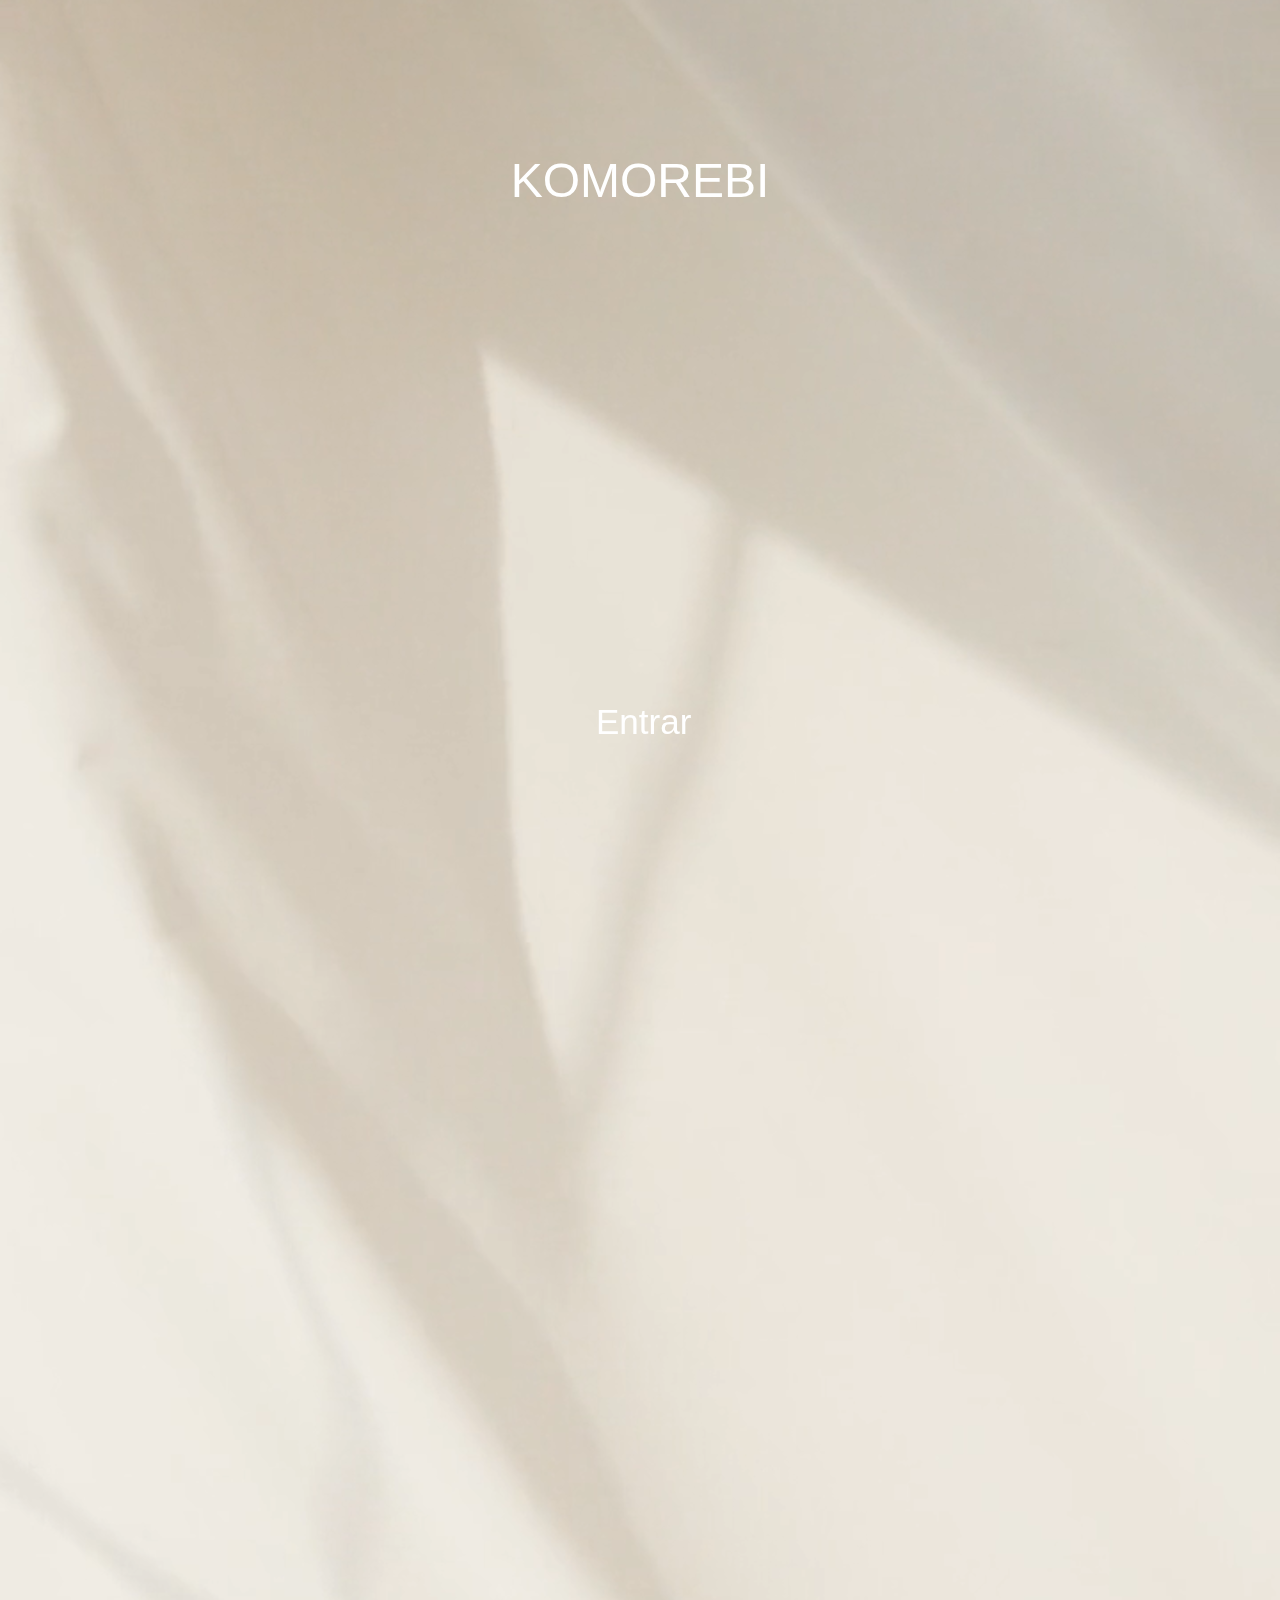
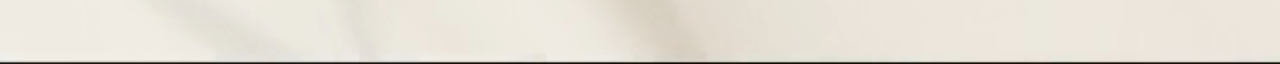
<file: index.html>
<!DOCTYPE html>
<html lang="en">

<head>
    <meta charset="UTF-8">
    <meta http-equiv="X-UA-Compatible" content="IE=edge">
    <meta name="viewport" content="width=device-width, initial-scale=1.0">
    <title>KOMOREBI | Yolanda López</title>
    <link rel="stylesheet" href="css/main.css">
</head>

<body>
        <div class="container">
            <video id="video-intro" class="video-intro" autoplay loop muted playsinline="true">
                <source src="assets/video-intro-v.mp4" type="video/mp4"/>
               
            </video>
            <span class="rotulo-index" >KOMOREBI</span>
            <a href="/pages/home.html" class="btn-container">
                <button class="boton-inicio">
                    Entrar
                </button>
            </a>
        </div>
    

</body>

</html>
</file>
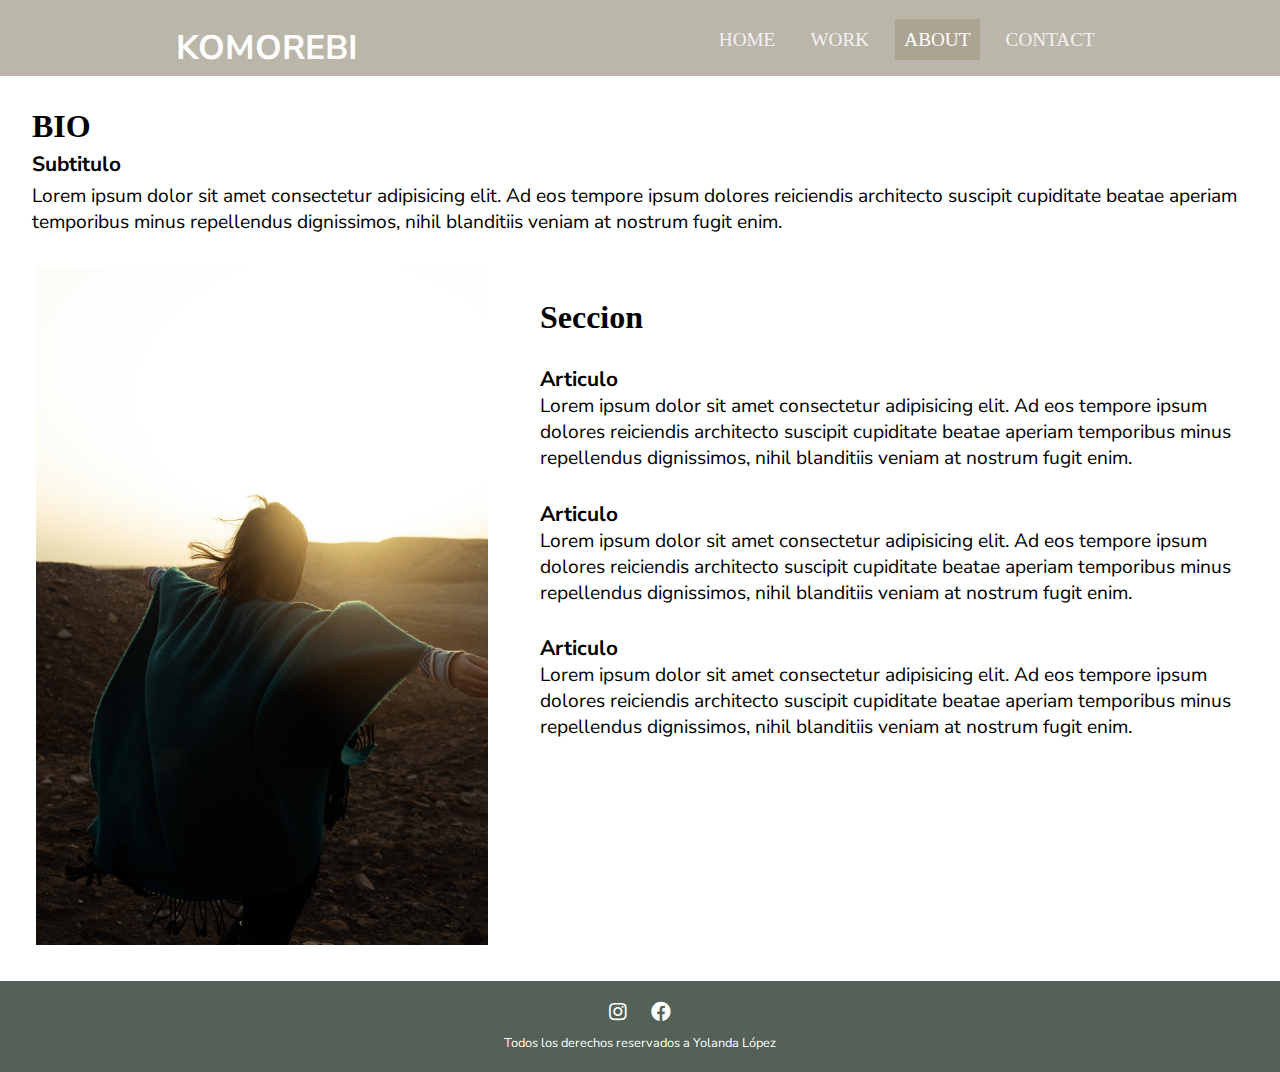
<file: pages/Biografia.html>
<!DOCTYPE html>
<html lang="en">

<head>
    <meta charset="UTF-8">
    <meta http-equiv="X-UA-Compatible" content="IE=edge">
    <meta name="viewport" content="width=device-width, initial-scale=1.0">
    <title>Komorebi | BIO</title>

    <link rel="preconnect" href="https://fonts.googleapis.com">
    <link rel="preconnect" href="https://fonts.gstatic.com" crossorigin>
    <link
        href="https://fonts.googleapis.com/css2?family=Nunito+Sans:wght@200&family=Tsukimi+Rounded:wght@300&display=swap"
        rel="stylesheet">

    <link rel="stylesheet" href="https://cdnjs.cloudflare.com/ajax/libs/font-awesome/5.15.3/css/all.min.css">
    <link rel="stylesheet" href="../css/main.css">
</head>

<body>

    <nav class="nav-container">
        <div class="nav-logo">
            <a href="home.html">
                <h1>KOMOREBI</h1>
            </a>
        </div>
        <div class="navlinks">
            <a href="home.html">HOME</a>
            <a href="portafolio.html">WORK</a>
            <a href="biografia.html" class="active">ABOUT</a>
            <a href="contacto.html">CONTACT</a>
        </div>
        <div class="social-icons">
            <a class="white" href="https://www.instagram.com/"><i class="fab fa-instagram"></i></a>
            <a class="white" href="https://www.facebook.com/"><i class="fab fa-facebook"></i></a>
        </div>
    </nav>

    <main>
        <section class="container-tex1">
            <h2>BIO</h2>
            <h4>Subtitulo</h4>
            <p>
                Lorem ipsum dolor sit amet consectetur adipisicing elit. Ad eos tempore ipsum dolores reiciendis
                architecto suscipit cupiditate beatae aperiam temporibus minus repellendus dignissimos, nihil blanditiis
                veniam at nostrum fugit enim.
            </p>
        </section>
        <section class="container-flex-bio">
            <div class="bio-img">
                <img src="../assets/imagenes/pexels-khezez.jpg"
                    alt="Foto de khezez. Mujer de espaldas en puesta de sol">
            </div>
            <div class="container-tex1 scroll">
                <h2 class="mb1">Seccion</h2>
                <article class="mb1">
                    <h4>Articulo</h4>
                    <p>
                        Lorem ipsum dolor sit amet consectetur adipisicing elit. Ad eos tempore ipsum dolores reiciendis
                        architecto suscipit cupiditate beatae aperiam temporibus minus repellendus dignissimos, nihil
                        blanditiis
                        veniam at nostrum fugit enim.
                    </p>
                </article>
                <article class="mb1">
                <h4>Articulo</h4>
                <p>
                    Lorem ipsum dolor sit amet consectetur adipisicing elit. Ad eos tempore ipsum dolores reiciendis
                    architecto suscipit cupiditate beatae aperiam temporibus minus repellendus dignissimos, nihil
                    blanditiis
                    veniam at nostrum fugit enim.
                </p>
                </article >
                <article class="mb1">
                <h4>Articulo</h4>
                <p>
                    Lorem ipsum dolor sit amet consectetur adipisicing elit. Ad eos tempore ipsum dolores reiciendis
                    architecto suscipit cupiditate beatae aperiam temporibus minus repellendus dignissimos, nihil
                    blanditiis
                    veniam at nostrum fugit enim.
                </p>
                </article>
            </div>
        </section>
        <section>

        </section>



    </main>
    <footer class="footer white">
        <div class="container-footer">
            <div class="social-icons">
                <a class="white" href="https://www.instagram.com/"><i class="fab fa-instagram"></i></a>
                <a class="white" href="https://www.facebook.com/"><i class="fab fa-facebook"></i></a>
            </div>
            <p class="rights">Todos los derechos reservados a Yolanda López</p>
        </div>
    </footer>
</body>

</html>
</file>
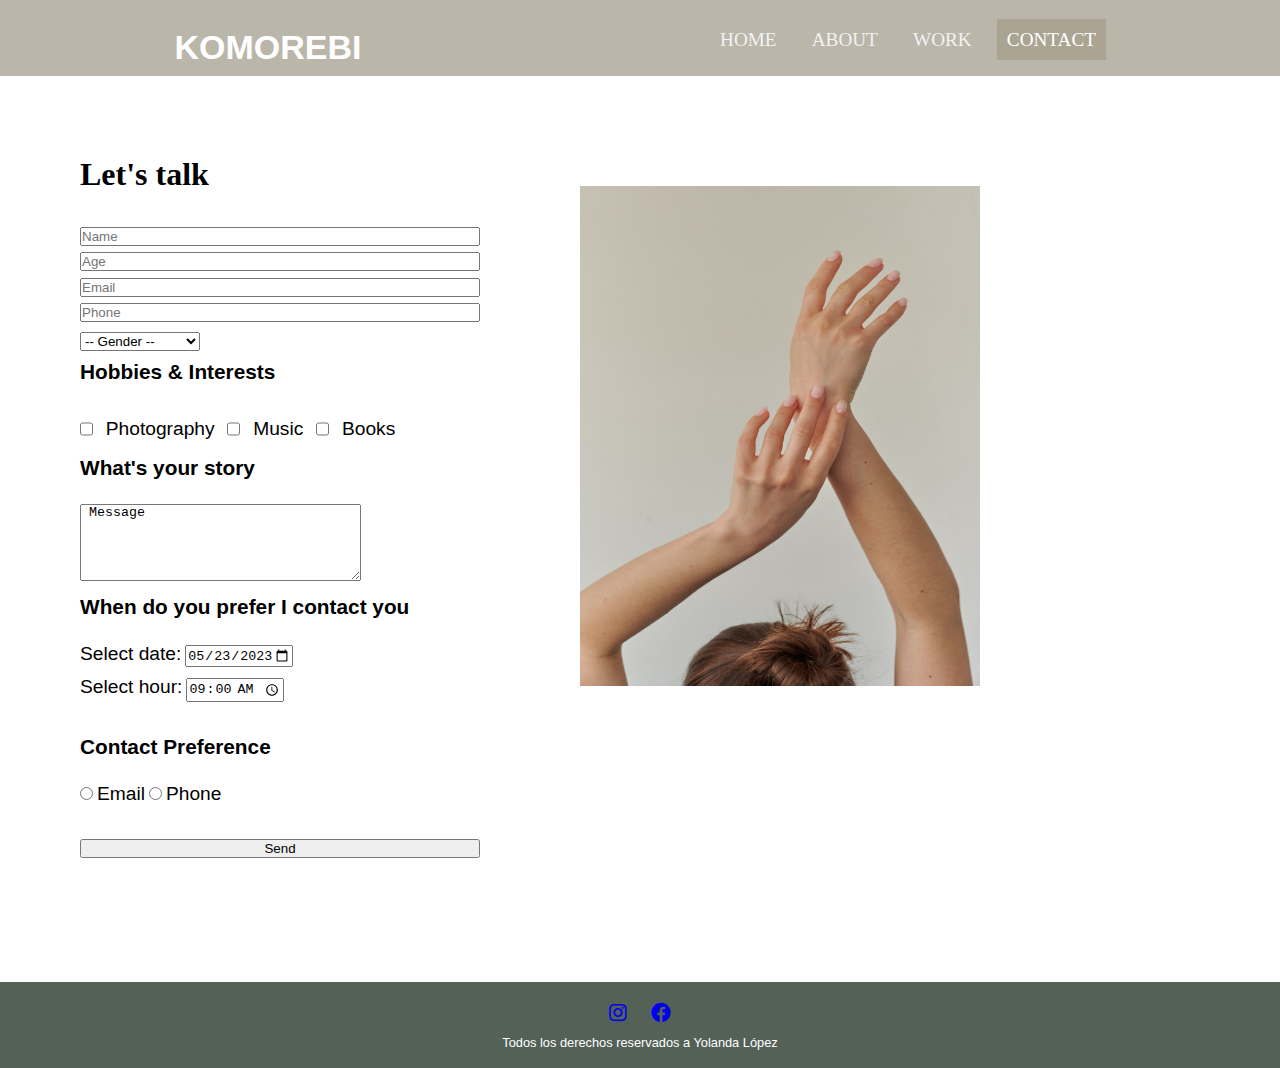
<file: pages/contacto.html>
<!DOCTYPE html>
<html lang="en">

<head>
  <meta charset="UTF-8" />
  <meta http-equiv="X-UA-Compatible" content="IE=edge" />
  <meta name="viewport" content="width=device-width, initial-scale=1.0" />
  <title>Contacto</title>
  <link rel="stylesheet" href="https://cdnjs.cloudflare.com/ajax/libs/font-awesome/5.15.3/css/all.min.css">
  <link rel="stylesheet" href="../css/main.css">
</head>

<body>

  <header>
  </header>

  <nav class="nav-container">
    <div class="nav-logo">
      <a href="contacto.html"><h1>KOMOREBI</h1></a>  
  </div>
    <div class="navlinks">
      <a href="home.html">HOME</a>
      <a href="biografia.html">ABOUT</a>
      <a href="portafolio.html">WORK</a>
      <a href="contacto.html" class="active">CONTACT</a>
    </div>
    <div class="social-icons">
      <a class="dark" href="https://www.instagram.com/"><i class="fab fa-instagram"></i></a>
      <a class="dark" href="https://www.facebook.com/"><i class="fab fa-facebook"></i></a>
    </div>
  </nav>

  <main>


    <div class="container-contact">

      <form class="my-form" action="" method="post">
        <legend>
          <h2 class="mb1">Let's talk</h2>
        </legend>


        <div class="campos-column">
          <input type="text" name="name" id="name" placeholder="Name" />
          <input type="number" name="age" id="age" placeholder="Age" />
          <input type="email" name="email" id="email" placeholder="Email" />
          <input type="tel" name="tel" id="tel" placeholder="Phone" />
        </div>

        <div class="gender-container">
          <select>
            <option selected disabled>-- Gender --</option>
            <option>Male</option>
            <option>Female</option>
            <option>Other</option>
            <option>Prefer not to say</option>
          </select>
        </div>

        <h4 class="mb1">Hobbies & Interests</h4>
        <div class="campos-row">
          <input type="checkbox" name="Photography" id="Photography" />
          <label for="Photography">Photography</label>
          <input type="checkbox" name="Music" id="Music" />
          <label for="Music">Music</label>
          <input type="checkbox" name="Books" id="Books" />
          <label for="Books">Books</label>
        </div>
        <div>
          <h4 class="mb1">What's your story</h4>
          <textarea id="aboutYou" name="aboutYou" rows="5" cols="33"> Message </textarea>
        </div>

        <div>
          <h4 class="mb1">When do you prefer I contact you</h4>
          <label for="fecha">Select date:</label>
          <input type="date" id="date" name="date" value="2023-05-23" min="2022-01-01" max="2025-12-31" />
        </div>
        <div class="mb1">
          <label for="hora">Select hour:</label>
          <input type="time" id="time" name="time" value="09:00" />
        </div>
        <div class="mb1">
          <h4 class="mb1">Contact Preference</h4>
          <input type="radio" id="contact" name="contact" value="email" />
          <label for="contact">Email</label>

          <input type="radio" id="contact" name="contact" value="Phone" />
          <label for="contact">Phone</label>
        </div>
        <input class="mb1" type="submit" value="Send" />
      </form>
      <div class="container-links">
        <img class='img-form' src="../assets/pexels-Foto de Daria Liudnaya -8187500.jpg"
          alt="imagen de manos de mujer. Foto de Daria Liudnaya" />

        <!-- <ul>
            <li><a href="home.html" target="_self">Home</a></li>
            <li><a href="biografia.html" target="_self">Bio</a></li>
            <li><a href="portafolio.html" target="_self">Work</a></li>
            <li><a href="#top" id="btn" class="btnContact">Contact</button></li>
          </ul> -->
      </div>
    </div>


  </main>
  <footer class="footer dark">
    <div class="container-footer">
      <div class="social-icons">
        <a class="dark" href="https://www.instagram.com/"><i class="fab fa-instagram"></i></a>
        <a class="dark" href="https://www.facebook.com/"><i class="fab fa-facebook"></i></a>
      </div>
      <p class="rights">Todos los derechos reservados a Yolanda López</p>
    </div>
  </footer>
</body>

</html>
</file>
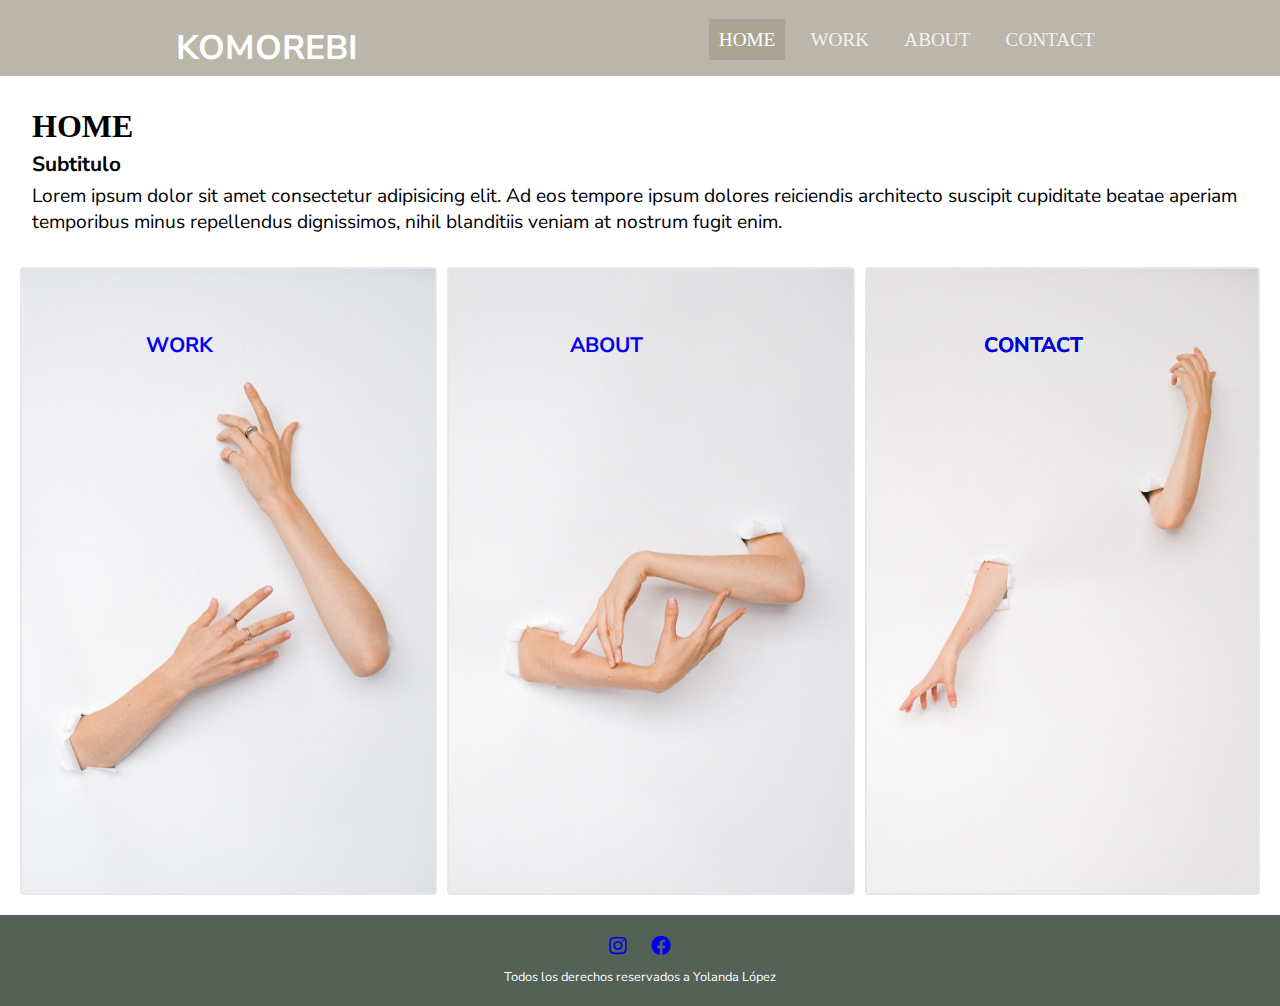
<file: pages/home.html>
<!DOCTYPE html>
<html lang="en">

<head>
    <meta charset="UTF-8">
    <meta http-equiv="X-UA-Compatible" content="IE=edge">
    <meta name="viewport" content="width=device-width, initial-scale=1.0">
    <title>Komorebi | HOME</title>

    <link rel="preconnect" href="https://fonts.googleapis.com">
    <link rel="preconnect" href="https://fonts.gstatic.com" crossorigin>
    <link
        href="https://fonts.googleapis.com/css2?family=Nunito+Sans:wght@200&family=Tsukimi+Rounded:wght@300&display=swap"
        rel="stylesheet">

    <link rel="stylesheet" href="https://cdnjs.cloudflare.com/ajax/libs/font-awesome/5.15.3/css/all.min.css">
    <link rel="stylesheet" href="../css/main.css">
</head>

<body>

    <nav class="nav-container">
        <div class="nav-logo">
            <a href="home.html">
                <h1>KOMOREBI</h1>
            </a>
        </div>
        <div class="navlinks">
            <a href="home.html" class="active">HOME</a>
            <a href="portafolio.html">WORK</a>
            <a href="biografia.html">ABOUT</a>
            <a href="contacto.html">CONTACT</a>
        </div>
        <div class="social-icons">
            <a class="dark" href="https://www.instagram.com/"><i class="fab fa-instagram"></i></a>
            <a class="dark" href="https://www.facebook.com/"><i class="fab fa-facebook"></i></a>
        </div>
    </nav>

    <main>
        <section class="container-tex1">
            <h2>HOME</h2>
            <h4>Subtitulo</h4>
            <p>
                Lorem ipsum dolor sit amet consectetur adipisicing elit. Ad eos tempore ipsum dolores reiciendis
                architecto suscipit cupiditate beatae aperiam temporibus minus repellendus dignissimos, nihil blanditiis
                veniam at nostrum fugit enim.
            </p>
        </section>


        <section class="container-cards">
            <div class="card">

                <a href="portafolio.html">
                    <h4 class="dark">WORK</h4><img src="../assets/anna-shvets-work.jpg"
                        alt="foro de anna-shvets. Brazos sobre fondo blanco ">
                </a>
            </div>
            <div class="card">

                <a href="biografia.html">
                    <h4 class="dark">ABOUT</h4><img src="../assets/anna-shvets-about.jpg"
                        alt="foro de anna-shvets. Brazos sobre fondo blanco ">
                </a>
            </div>
            <div class="card">
                <h4>CONTACT</h4>
                <a href="contacto.html">
                    <h4 class="dark">CONTACT</h4><img id="img-contact" src="../assets/anna-shvets-contact.jpg"
                        alt="foro de anna-shvets. Brazos sobre fondo blanco ">
                </a>
            </div>
        </section>

    </main>

    <footer class="footer dark">
        <div class="container-footer">
            <div class="social-icons">
                <a class="dark" href="https://www.instagram.com/"><i class="fab fa-instagram"></i></a>
                <a class="dark" href="https://www.facebook.com/"><i class="fab fa-facebook"></i></a>
            </div>
            <p class="rights">Todos los derechos reservados a Yolanda López</p>
        </div>
    </footer>
</body>

</html>
</file>
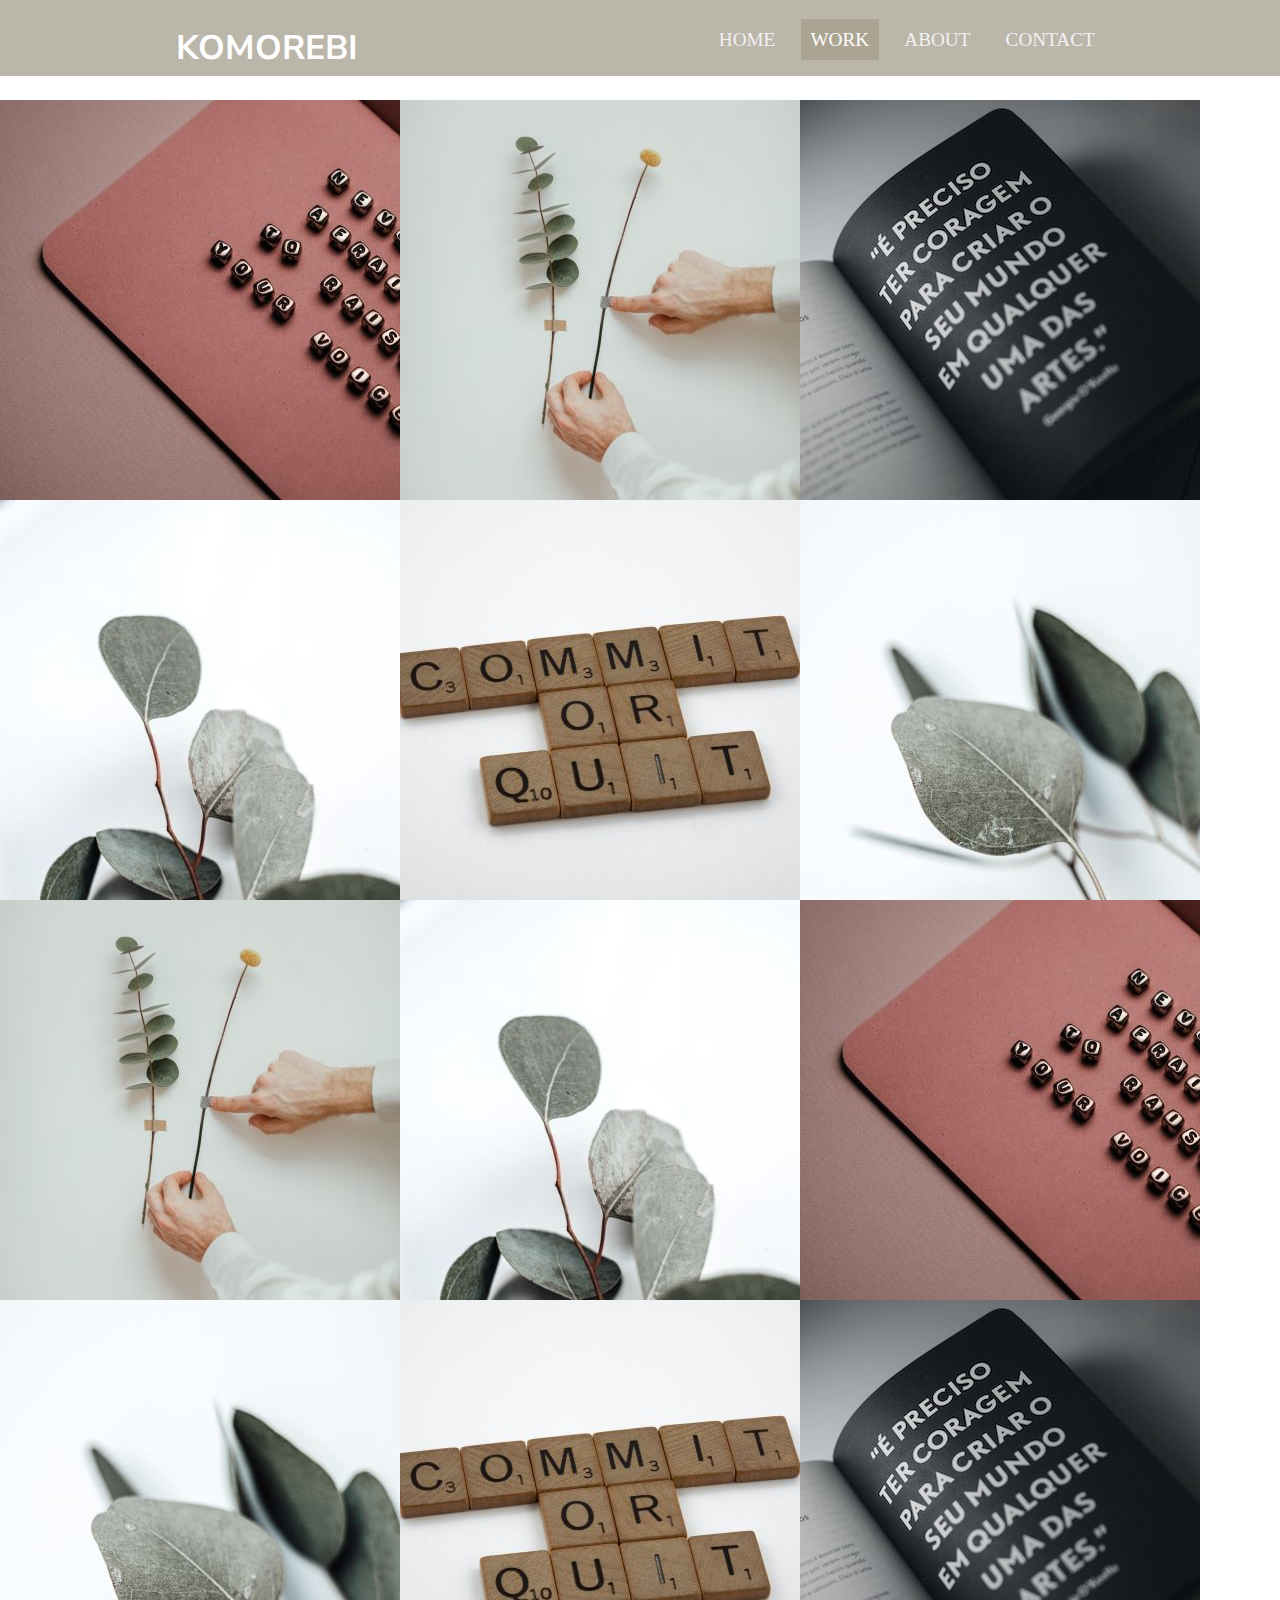
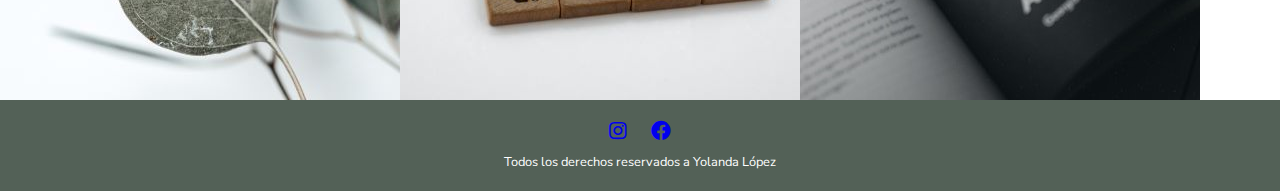
<file: pages/Portafolio.html>
<!DOCTYPE html>
<html lang="en">

<head>
    <meta charset="UTF-8">
    <meta http-equiv="X-UA-Compatible" content="IE=edge">
    <meta name="viewport" content="width=device-width, initial-scale=1.0">
    <title>Komorebi | WORK</title>

    <link rel="preconnect" href="https://fonts.googleapis.com">
    <link rel="preconnect" href="https://fonts.gstatic.com" crossorigin>
    <link
        href="https://fonts.googleapis.com/css2?family=Nunito+Sans:wght@200&family=Tsukimi+Rounded:wght@300&display=swap"
        rel="stylesheet">

    <link rel="stylesheet" href="https://cdnjs.cloudflare.com/ajax/libs/font-awesome/5.15.3/css/all.min.css">
    <link rel="stylesheet" href="../css/main.css">
</head>

<body>

    <nav class="nav-container">
        <div class="nav-logo">
            <a href="home.html">
                <h1>KOMOREBI</h1>
            </a>
        </div>
        <div class="navlinks">
            <a href="home.html">HOME</a>
            <a href="portafolio.html" class="active">WORK</a>
            <a href="biografia.html">ABOUT</a>
            <a href="contacto.html">CONTACT</a>
        </div>
        <div class="social-icons">
            <a class="dark" href="https://www.instagram.com/"><i class="fab fa-instagram"></i></a>
            <a class="dark" href="https://www.facebook.com/"><i class="fab fa-facebook"></i></a>
        </div>
    </nav>

    <section>
        <div class="container-gallery">
            <img src="../assets/square/01.jpg" alt="">
            <img src="../assets/square/05.jpg" alt="">
            <img src="../assets/square/03.jpg" alt="">
            <img src="../assets/square/04.jpg" alt="">
            <img src="../assets/square/02.jpg" alt="">
            <img src="../assets/square/06.jpg" alt="">
            <img src="../assets/square/05.jpg" alt="">
            <img src="../assets/square/04.jpg" alt="">
            <img src="../assets/square/01.jpg" alt="">
            <img src="../assets/square/06.jpg" alt="">
            <img src="../assets/square/02.jpg" alt="">
            <img src="../assets/square/03.jpg" alt="">

        </div>
    </section>

    <footer class="footer dark">
        <div class="container-footer">
            <div class="social-icons">
                <a class="dark" href="https://www.instagram.com/"><i class="fab fa-instagram"></i></a>
                <a class="dark" href="https://www.facebook.com/"><i class="fab fa-facebook"></i></a>
            </div>
            <p class="rights">Todos los derechos reservados a Yolanda López</p>
        </div>
    </footer>
</body>

</html>
</file>
<file: css/main.css>
* {
    margin: 0;
    padding: 0;
    box-sizing: border-box;
}

/* FONTS GOOGLE ----------
font-family: 'Nunito Sans', sans-serif;
font-family: 'Source Serif Pro', serif;
----------------------- */

/* VARIABLES  */
:root {
    --white-color: #ffffff;
    --beige-color: #bbb6aa;
}


/* GENERAL ------------------------*/

.white {
    color: var(--white-color);
}

a {
    cursor: zoom-pointer;

}

h1 {
    font-family: 'Nunito Sans', sans-serif;
}

h2 {
    font-size: 2rem;
    font-family: 'Source Serif Pro', serif;
}

h4 {
    font-size: 1.3rem;
    font-family: 'Nunito Sans', sans-serif;
}

p,
label {
    font-size: 1.2rem;
    font-family: 'Nunito Sans', sans-serif;
}

.desvanecer:hover {
    opacity: 0.3;
    -webkit-transition: opacity 500ms;
    -moz-transition: opacity 500ms;
    -o-transition: opacity 500ms;
    -ms-transition: opacity 500ms;
    transition: opacity 500ms;
}

.mb1 {
    margin-bottom: 1.5rem;
}

.mb0 {
    margin-bottom: 0.8rem;
}


/* INDEX VIDEO INTRO  ------------ */
.container {
    position: relative;
    height: 100vh;
    width: 100%;
}

.video-intro {
    position: absolute;
    top: 50%;
    left: 50%;
    transform: translate(-50%, -50%);
    z-index: -1;
    width: 100%;
}

.rotulo-index {
    font-family: 'Nunito Sans', sans-serif;
    font-size: 3rem;
    color: var(--white-color);
    text-align: center;
    position: absolute;
    top: 20%;
    left: 50%;
    transform: translate(-50%, -50%);
}

.rotulo-sub {
    font-family: 'Source Serif Pro', serif;
    font-size: 1rem;
    color: var(--white-color);
    text-align: center;
    position: absolute;
    top: 26%;
    left: 50%;
    transform: translate(-50%, -50%);
}

.btn-container {
    text-align: center;
    position: sticky;
    top: 80%;
    left: 35%;
}

/* NAV ------------------------*/


.nav-container {
    display: flex;
    flex-direction: column;
    align-items: center;
    padding-top: 1.2rem;
    overflow: hidden;
    justify-content: space-around;
    color: var(--white-color);
    background-color: var(--beige-color);
    margin-bottom: 1.5rem;
    position: -webkit-sticky;
    position: sticky;
    top: 0px;
    z-index: 999;
}

.nav-logo a {
    
    color: var(--white-color);
    text-decoration: none;
    font-size: 17px;
    font-family: 'Nunito Sans', sans-serif;
}

.navlinks {
    display: flex;
    flex-wrap: wrap;
    justify-content: center;
    gap: 1rem;
    background-color: var(--beige-color);
    overflow: hidden;
}

.navlinks a {
    float: left;
    display: block;
    color: #f2f2f2;
    text-align: center;
    padding: 0rem 1rem;
    text-decoration: none;
    font-size: 1.2rem;
}


.navlinks a:hover {
    background-color: #f2f2f2;
    color: #536157;
}

.navlinks a.active {
    background-color: #aba492;
    color: var(--white-color);
}

.nav-container .social-icons {
    display: none;
}


/* ---------- */

.boton-inicio {
    font-family: 'Nunito Sans', sans-serif;
    background-color: transparent;
    border: none;
    color: var(--white-color);
    padding: 20px 20px;
    font-size: 35px;
    border-radius: 5px;
    text-decoration: none;
    cursor: pointer;
    transition: background-color 0.3s ease;
}

.boton-inicio:hover {
    background-color: rgba(128, 128, 128, 0.8);
}

/* NAV ------------------------*/


/* HOME---------------- */
.container-tex1 {
    display: flex;
    flex-direction: column;
    gap: 0.3rem;
    margin: 2rem 1rem;
    margin-top: 2rem;
}

.scroll {
    overflow-y: scroll;
}

.container-cards {
    display: flex;
    flex-wrap: wrap;
    gap: 10px;
    margin: 20px;
}

.card {
    border: 2px solid #e7e7e7;
    border-radius: 4px;
    position: relative;
}

.card h4 {
    position: absolute;
    top: 10%;
    left: 30%;
}

.card img {
    object-fit: cover;
    width: 100%;
    height: 100%;
}


/* BIO----------- */

.container-flex-bio {
    margin-top: 1.5rem;
    display: flex;
    flex-direction: column;
    margin-bottom: 2rem;
}

.bio-img img {
    width: 100%;
}

/* WORK - PORTAFOLIO -------------- */
.header-work {
    display: flex;
    flex-direction: column;
    margin: 10 0;
}

.video-work-container {
    display: flex;
    flex-direction: column;
    margin-top: -2rem;
}

.video-work {
    width: 50%;
}

.container-gallery {
    display: flex;
    flex-wrap: wrap;
}

.img-work {
    width: 100%;
}

/* .img-work {
    object-fit: cover;
} */

/* GALERIA ---------------------- */




/* BOTON SEND FORMULARIO ---------- */
#submit {
    font-family: 'Nunito Sans', sans-serif;
    font-weight: 100;
    font-size: 14px;
    color: #fff;
    background-color: #c2bdb2;
    padding: 10px 22px;
    border: solid #fcfcfc 0px;
    box-shadow: rgb(0, 0, 0) 0px 0px 0px 0px;
    border-radius: 15px;
    transition: 1000ms;
    transform: translateY(0);
    display: flex;
    flex-direction: row;
    align-items: center;
    cursor: pointer;
    text-transform: uppercase;
}

#submit:hover {

    transition: 1000ms;
    padding: 10px 50px;
    transform: translateY(-0px);
    background-color: #fff;
    color: #c2bdb2;
    border: solid 0px #c2bdb2;
}

/* FORMULARIO ------------ */

#about-you {
    width: 100%;
}

.form-intro {
    margin: auto 1.5rem;
    margin-bottom: 1.5rem;
}

.container-contact {
    max-width: 420px;
    display: flex;
    flex-direction: column;
    margin: 0 1.5rem;
    margin-bottom: 20px;
}

.container-contact h1 {
    font-size: 2rem;
    color: rgb(85, 85, 85);
}

.my-form {
    display: flex;
    flex-direction: column;
    gap: 0.6rem;
    margin-bottom: 20px;
}

.campos-column {
    display: flex;
    flex-direction: column;
    gap: 0.4rem;
}

.campos-row {
    display: flex;
    flex-direction: row;
    gap: 0.8rem;
    margin-bottom: 0.4rem;
}

.container-links {
    display: flex;
}

.container-links img {
    width: 100%;
    height: 500px;
    object-fit: fill;
    margin-top: 30px;
}

/* BOTON SUBIR ARRIBA contacto ----------------------------*/
html {
    scroll-behavior: smooth;
}


/* BOTON SUBIR ARRIBA contacto  ----------------------------*/



/* FOOTER ------------------------*/
.footer {
    color: var(--white-color);
    background-color: #536157;
    padding: 20px 0;
    text-align: center;
}

.container-footer {
    margin: 0 auto;
}

.social-icons {
    margin-bottom: 10px;
}

.social-icons a {
    display: inline-block;
    margin: 0 10px;
    font-size: 20px;
}

.rights {
    font-size: 0.8rem;
}


/* MEDIA QUERIES ----------------------------*/


/* @media screen and (max-width: 768px) {
    .nav-container {
        display: flex;
        flex-direction: column;
        align-items: center;
        padding-top: 15px;
    }

    .nav-logo {
        margin-bottom: 10px;
    }

    .navlinks {
        display: flex;

    }

    .navlinks a {
        padding: 10px;
    }

    .nav-container .social-icons {

        display: none;
    }

} */


/* MQ MIN - WITH 481PX----------- */

@media screen and (min-width: 481px) {


    .container-cards {
        display: flex;
        flex-wrap: nowrap;
    }

    .video-work-container {
        gap: 2rem;
        margin-bottom: 2rem;
    }

    .img-work {
        width: 50%;
    }

    .btn-container {
        text-align: center;
        position: sticky;
        top: 80%;
        left: 45%;

    }

    .container-flex-bio {
        margin: 0 1rem;
    }

    .container-tex1 {
        margin: 2rem 2rem;
    }

    .bio-img {
        margin: 0 20px;
    }

    .nav-container {
        flex-direction: row;
        flex-wrap: wrap;
    }

    .navlinks a {
       
       padding: 0.6rem;
       margin-bottom: 1rem;
        font-size: 1.2rem;
    }


}

/* MQ MIN - WITH 481PX----------- */


/* MQ MIN - WITH 769PX----------- */
@media screen and (min-width:769px) {

    #video-v {
        width: 23%;
    }

    #video-h {
        width: 72%;
    }

    
    .video-work-container {
        display: flex;
        flex-direction: row;
        flex-wrap: wrap;
        margin: 2rem;
    }

    .img-work {
        width: 33%;
    }

    .container-flex-bio {
        flex-direction: row;
        margin-bottom: 2rem;
    }


    .container-contact {
        display: grid;
        grid-template-columns: 2.5fr 2fr;
        max-width: 900px;
        margin: 5rem;
    }


    .my-form {
        width: 80%;
    }

    .container-links {
        max-width: 100%;
    }

    .container-links img {
        width: 100%;
        object-fit: fill;

    }
}

/* MQ MIN - WITH 769PX----------- */
</file>
